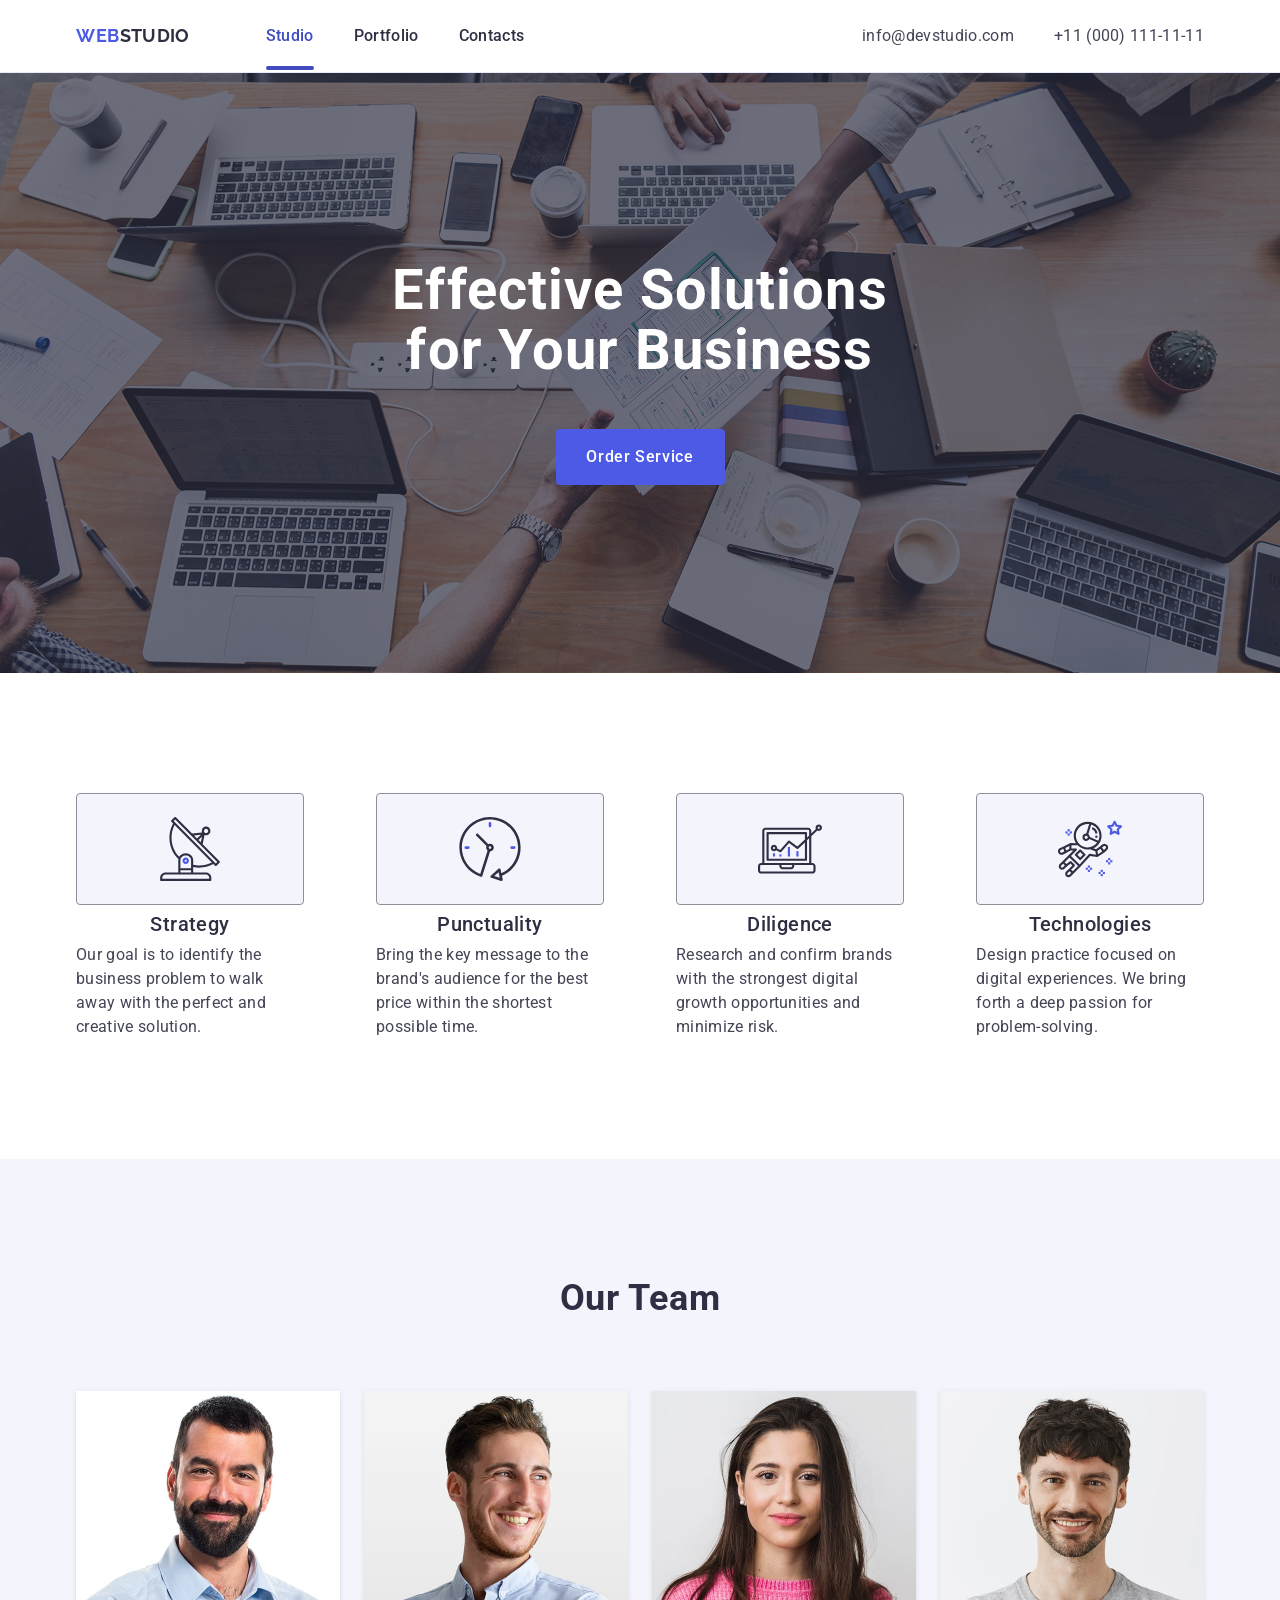
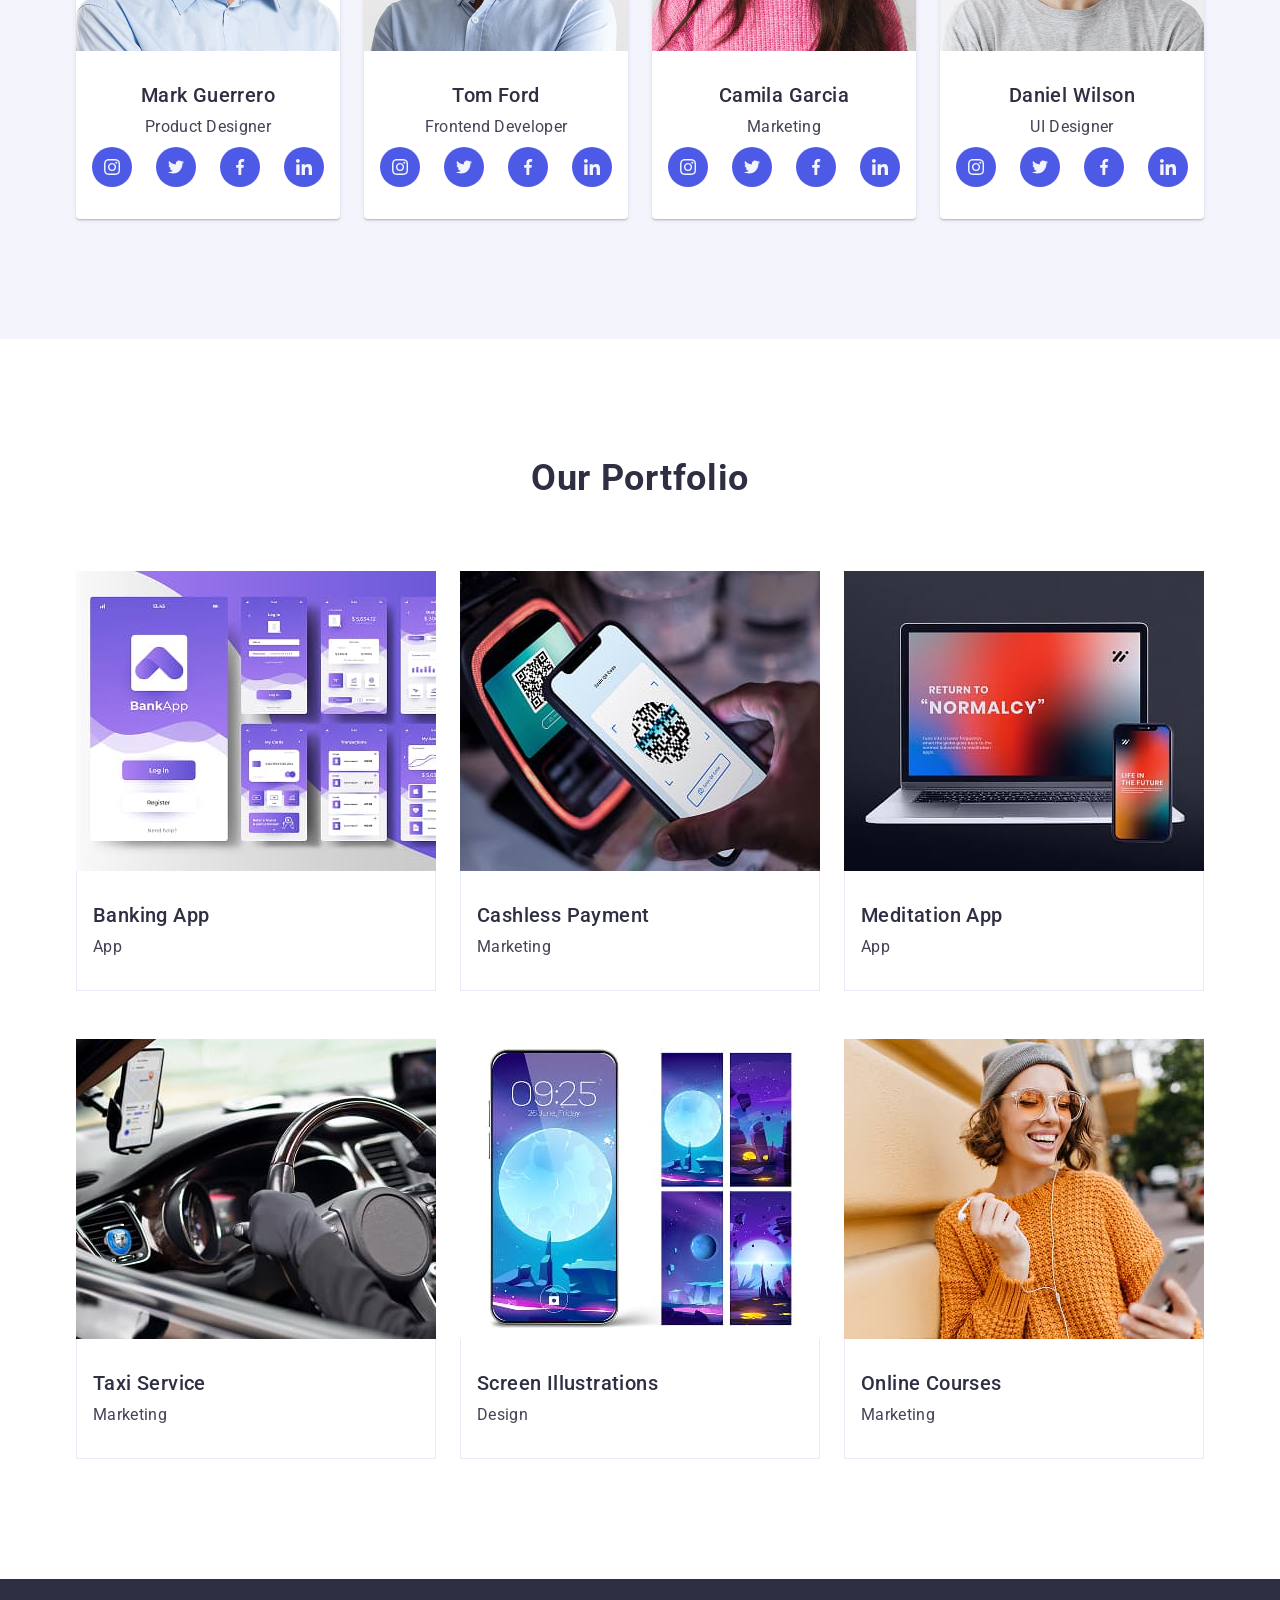
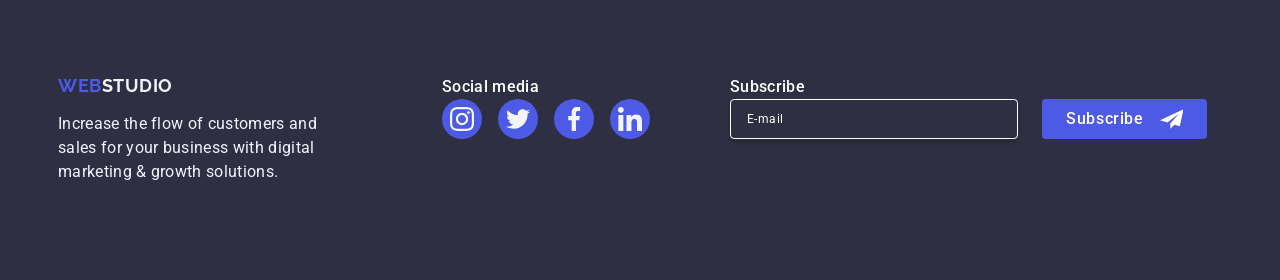
<file: index.html>
<!DOCTYPE html>
<html lang="en">
<head>
    <meta charset="UTF-8">
    <meta name="viewport" content="width=device-width, initial-scale=1.0">
    <meta name="viewport" content="width=device-width, initial-scale=1.0" />
    <title>WebStudio</title>
<link rel="preconnect" href="https://fonts.googleapis.com">
<link rel="preconnect" href="https://fonts.gstatic.com" crossorigin>
<link href="https://fonts.googleapis.com/css2?family=Raleway:wght@700&family=Roboto:wght@100..900&display=swap"
    rel="stylesheet">
<link rel="stylesheet" href="https://cdnjs.cloudflare.com/ajax/libs/modern-normalize/3.0.1/modern-normalize.min.css"
    integrity="sha512-q6WgHqiHlKyOqslT/lgBgodhd03Wp4BEqKeW6nNtlOY4quzyG3VoQKFrieaCeSnuVseNKRGpGeDU3qPmabCANg=="
    crossorigin="anonymous" referrerpolicy="no-referrer" />
    <link rel="stylesheet" href="./css/styles.css">
</head>
<body>
    
    
        <header class="header">
            <div class="container">
        <nav class="header-navigation">
            <a class="header-logo" href="./index.html">Web<span class="logo-header-studio">Studio</span></a>
            <ul class="header-links">
                <li>
                    <a class="header-link-studio current" href="./index.html">Studio</a>
                </li>
                <li>
                    <a class="header-link-studio" href="">Portfolio</a>
                </li>
                <li>
                    <a class="header-link-studio" href="">Contacts</a>
                </li>
            </ul>
        </nav>
        <address >
        <ul class="contacts">
            <li>
                <a class="contacts-lits" href="mailto:info@devstudio.com">info@devstudio.com</a>
            </li>
            <li>
                <a class="contacts-lits" href="tel:+110001111111">+11 (000) 111-11-11</a>
            </li>
        </ul>
        </address>
        <button 
        class="menu-open-btn" 
        type="button" data-menu-open>
            <svg class="mob-menu-open-icon" width="24" height="24">
            <use href="./images/icons.svg#icon-Group"/>
            </svg>
        </button>
        </div>
        <div class="mob-menu" data-menu>
            <button class="mob-menu-close-btn" type="button" data-menu-close>
                <svg class="close-icon" width="8" height="8">
                    <use href="./images/icons.svg#icon-close"></use>
                </svg>
                </button>
                <div class="mob-menu-top">
                <nav class="mob-menu-nav">
                <ul class="mob-menu-links">
                    <li class="mob-menu-links-item">
                        <a class="mob-menu-link-studio active" href="./index.html">Studio</a>
                    </li>
                    <li class="mob-menu-links-item">
                        <a class="mob-menu-link-studio" href="">Portfolio</a>
                    </li>
                    <li class="mob-menu-links-item">
                        <a class="mob-menu-link-studio" href="">Contacts</a>
                    </li>
                </ul>
                </nav>
                </div>
                <div class="mob-menu-bottom">
                <ul class="mob-menu-contacts">
                    <li class="mob-menu-contact-item">
                        <a class="mob-contacts-lits active" href="mailto:info@devstudio.com">info@devstudio.com</a>
                    </li>
                    <li class="mob-menu-contact-item">
                        <a class="mob-contacts-lits" href="tel:+110001111111">+11 (000) 111-11-11</a>
                    </li>
                    </ul>
                    <ul class="mob-social-media-list">
                        <li class="mob-social-media-icons">
                            <a class="mob-social-icon-link" href="">
                                <svg class="mob-team-icon" width="24" height="24">
                                    <use href="./images/icons.svg#instagram"></use>
                                </svg>
                            </a>
                        </li>
                        <li class="mob-social-media-icons">
                            <a class="mob-social-icon-link" href="">
                                <svg class="mob-team-icon" width="24" height="24">
                                    <use href="./images/icons.svg#twitter"></use>
                                </svg>
                            </a>
                        </li>
                        <li class="mob-social-media-icons">
                            <a class="mob-social-icon-link" href="">
                                <svg class="mob-team-icon" width="24" height="24">
                                    <use href="./images/icons.svg#facebook"></use>
                                </svg>
                            </a>
                        </li>
                        <li class="mob-social-media-icons">
                            <a class="mob-social-icon-link" href="">
                                <svg class="mob-team-icon" width="24" height="24">
                                    <use href="./images/icons.svg#linkedin"></use>
                                </svg>
                            </a>
                        </li>
                    </ul>
                    </div>
        </div>
    </header>
    <main>


        <section class="section hero">
            <div class="container">
            <h1 class="hero-title">Effective Solutions
            for Your Business</h1>
            <button class="hero-button" type="button" data-modal-open>Order Service</button>
            </div>
        </section>
        

        <section class="section philosophy">
            <div class="container">
            <h2 class="visually-hidden">Our philosophy</h2>
                    <ul class="philosophy-list">
                <li class="philosophy-column">
                    <div class="philosophy-icons">
                            <svg class="philosophy-icon" width="64" height="64">
                            <use href="./images/icons.svg#icon-antenna" ></use></svg></div>
                    <h3 class="philosophy-subtitle">Strategy</h3>
                    <p class="philosophy-text">Our goal is to identify the business
                    problem to walk away with the perfect and creative solution.</p>
                </li>
                <li class="philosophy-column">
                        <div class="philosophy-icons">
                            <svg class="philosophy-icon" width="64" height="64">
                            <use href="./images/icons.svg#icon-clock"></use>
                            </svg>
                        </div>
                    <h3 class="philosophy-subtitle">Punctuality</h3>
                    <p class="philosophy-text">Bring the key message to the brand's audience for the best price within the shortest possible time.</p>
                </li>
                <li class="philosophy-column">
                            <div class="philosophy-icons">
                                <svg class="philosophy-icon" width="64" height="64">
                                    <use href="./images/icons.svg#icon-diagram" ></use>
                                </svg>
                            </div>
                        <h3 class="philosophy-subtitle">Diligence</h3>
                    <p class="philosophy-text">Research and confirm brands with the strongest digital growth opportunities and minimize risk.</p>
                </li>
                <li class="philosophy-column">
                            <div class="philosophy-icons">
                                <svg class="philosophy-icon" width="64" height="64">
                                    <use href="./images/icons.svg#icon-astronaut" ></use>
                                </svg>
                            </div>
                        <h3 class="philosophy-subtitle">Technologies</h3>
                    <p class="philosophy-text">Design practice focused on digital experiences. We bring forth a deep passion for problem-solving.</p>
                </li>
            </ul>
            </div>
        </section>
        
        <section class="section team">
            <div class="container">
            <h2 class="team-title">Our Team</h2>
            <ul class="team-list">
            <li class="team-photo">
            <img class="photo" 
            srcset="./images/1_img.jpg 1x, 
            ./images/1_img_2x.jpg 2x"
            src="./images/1_img.jpg" width="264" height="260" alt="Photo Mark Guerrero">
                <div class="team-name">
                <h3 class="team-subtitle">Mark Guerrero</h3>
                <p class="team-text">Product Designer</p>
                        <ul class="social-media-list">
                            <li class="social-media-icons">
                                <a class="social-icon-link" href="">
                            <svg class="team-icon" width="16" height="16">
                            <use href="./images/icons.svg#instagram"></use></svg>
                                </a>
                            </li>
                        <li class="social-media-icons">
                            <a class="social-icon-link" href="">
                            <svg class="team-icon" width="16" height="16">
                            <use href="./images/icons.svg#twitter"></use></svg>
                            </a>
                        </li>
                        <li class="social-media-icons">
                            <a class="social-icon-link" href="">
                            <svg class="team-icon" width="16" height="16">
                            <use href="./images/icons.svg#facebook" ></use></svg>
                            </a>
                        </li>
                        <li class="social-media-icons">
                            <a class="social-icon-link" href="">
                            <svg class="team-icon" width="16" height="16">
                            <use href="./images/icons.svg#linkedin"></use></svg>
                            </a>
                        </li>
                        </ul>
                        </div>
                </li>
                <li class="team-photo">
                    <img class="photo" 
                    srcset="./images/2_img.jpg 1x, 
                    ./images/2_img_2x.jpg 2x"
                    src="./images/2_img.jpg" width="264" height="260" alt="Photo Tom Ford">
                    <div class="team-name">
                    <h3 class="team-subtitle">Tom Ford</h3>
                    <p class="team-text">Frontend Developer</p>
                            <ul class="social-media-list">
                            <li class="social-media-icons">
                                <a class="social-icon-link" href="">
                                <svg class="team-icon" width="16" height="16">
                                <use href="./images/icons.svg#instagram"></use></svg>
                                </a>
                            </li>
                            <li class="social-media-icons">
                                <a class="social-icon-link" href="">
                                <svg class="team-icon" width="16" height="16">
                                <use href="./images/icons.svg#twitter"></use></svg>
                                </a>
                            </li>
                            <li class="social-media-icons">
                                <a class="social-icon-link" href="">
                                <svg class="team-icon" width="16" height="16">
                                <use href="./images/icons.svg#facebook"></use></svg>
                                </a>
                            </li>
                            <li class="social-media-icons">
                                <a class="social-icon-link" href="">
                                <svg class="team-icon" width="16" height="16">
                                <use href="./images/icons.svg#linkedin"></use></svg>
                                </a>
                            </li>
                        </ul>
                    </div>
                </li>
                <li class="team-photo">
                    <img class="photo"
                    srcset="./images/3_img.jpg 1x, 
                    ./images/3_img_2x.jpg 2x" 
                    src="./images/3_img.jpg" width="264" height="260" alt="Photo Camila Garcia">
                    <div class="team-name">
                    <h3 class="team-subtitle">Camila Garcia</h3>
                    <p class="team-text">Marketing</p>
                        <ul class="social-media-list">
                            <li class="social-media-icons">
                                <a class="social-icon-link" href="">
                                <svg class="team-icon"  width="16" height="16">
                                <use href="./images/icons.svg#instagram"></use></svg>
                                </a>
                            </li>
                            <li class="social-media-icons">
                                <a class="social-icon-link" href="">
                                <svg class="team-icon" width="16" height="16">
                                <use href="./images/icons.svg#twitter"></use></svg>
                                </a>
                            </li>
                            <li class="social-media-icons">
                                <a class="social-icon-link" href="">
                                <svg class="team-icon" width="16" height="16">
                                <use href="./images/icons.svg#facebook"></use></svg>
                                </a>
                            </li>
                            <li class="social-media-icons">
                                <a class="social-icon-link" href="">
                                <svg class="team-icon" width="16" height="16">
                                <use href="./images/icons.svg#linkedin"></use></svg>
                                </a>
                            </li>
                        </ul>
                    </div>
                </li>
                <li class="team-photo">
                    <img class="photo"
                    srcset="./images/4_img.jpg 1x, 
                    ./images/4_img_2x.jpg 2x" 
                    src="./images/4_img.jpg" width="264" height="260" alt="Photo Daniel Wilson">
                    <div class="team-name">
                    <h3 class="team-subtitle">Daniel Wilson</h3>
                    <p class="team-text">UI Designer</p>
                            <ul class="social-media-list">
                            <li class="social-media-icons">
                                <a class="social-icon-link" href="">
                                <svg class="team-icon" width="16" height="16">
                                <use href="./images/icons.svg#instagram"></use></svg>
                                </a>
                            </li>
                            <li class="social-media-icons">
                                <a class="social-icon-link" href="">
                                <svg class="team-icon" width="16" height="16">
                                <use href="./images/icons.svg#twitter"></use></svg>
                                </a>
                            </li>
                            <li class="social-media-icons">
                                <a class="social-icon-link" href="">
                                <svg class="team-icon" width="16" height="16">
                                <use href="./images/icons.svg#facebook"></use></svg>
                                </a>
                            </li>
                            <li class="social-media-icons">
                                <a class="social-icon-link" href="">
                            <svg class="team-icon" width="16" height="16">
                            <use href="./images/icons.svg#linkedin"></use></svg>
                            </a>
                            </li>
                            </ul>
                        </div>
                </li>
            </ul>
            </div>
        </section>

        
        <section class="section portfolio">
            <div class="container">
            <h2 class="portfolio-title">Our Portfolio</h2>
            <ul class="portfolio-list">
                <li class="portfolio-item">
                    <div class="box">
                    <picture>
                        <source 
                        srcset="./images/img_portfolio_1.jpg 1x, ./images/img_portfolio_1_2x.jpg 2x"
                        media="(min-width: 1158px)"/>
                        <source srcset="./images/img_portfolio_1_tab.jpg 1x, ./images/img_portfolio_1_tab_2x.jpg 2x" 
                        media="(min-width: 768px)" />
                        <source srcset="./images/img_portfolio_1_mob.jpg 1x, ./images/img_portfolio_1_mob_2x.jpg 2x"
                        media="(max-width: 768px)" />
                        <img src="./images/img_portfolio_1.jpg" alt="App windows">
                    </picture>
                    <p class="overlay-text">14 Stylish and User-Friendly App Design Concepts · Task Manager App · Calorie Tracker App ·
                        Exotic Fruit Ecommerce App ·
                        Cloud Storage App</p>
                </div>
                    <div class="portfolio-name">
                    <h3 class="portfolio-subtitle">Banking App</h3>
                    <p class="portfolio-text">App</p>
                    </div>
                </li>
                <li class="portfolio-item">
                    <div class="box">
                        <picture>
                            <source srcset="./images/img_portfolio_2.jpg 1x, ./images/img_portfolio_2_2x.jpg 2x" media="(min-width: 1158px)" />
                            <source srcset="./images/img_portfolio_2_tab.jpg 1x, ./images/img_portfolio_2_tab_2x.jpg 2x"
                                media="(min-width: 768px)" />
                            <source srcset="./images/img_portfolio_2_mob.jpg 1x, ./images/img_portfolio_2_mob_2x.jpg 2x"
                                media="(max-width: 768px)" />
                            <img src="./images/img_portfolio_2.jpg" alt="Reading QR code">
                        </picture>
                        <p class="overlay-text">14 Stylish and User-Friendly App Design Concepts · Task Manager App · Calorie Tracker App ·
                            Exotic Fruit Ecommerce App ·
                            Cloud Storage App</p>
                    </div>
                    <div class="portfolio-name">
                    <h3 class="portfolio-subtitle">Cashless Payment</h3>
                    <p class="portfolio-text">Marketing</p>
                    </div>
                </li>
                <li class="portfolio-item">
                    <div class="box">
                        <picture>
                            <source srcset="./images/img_portfolio_3.jpg 1x, ./images/img_portfolio_3_2x.jpg 2x" media="(min-width: 1158px)" />
                            <source srcset="./images/img_portfolio_3_tab.jpg 1x, ./images/img_portfolio_3_tab_2x.jpg 2x"
                                media="(min-width: 768px)" />
                            <source srcset="./images/img_portfolio_3_mob.jpg 1x, ./images/img_portfolio_3_mob_2x.jpg 2x"
                                media="(max-width: 768px)" />
                            <img src="./images/img_portfolio_3.jpg" alt="Laptop and phone photo">
                        </picture>
                        <p class="overlay-text">14 Stylish and User-Friendly App Design Concepts · Task Manager App · Calorie Tracker
                            App ·
                            Exotic Fruit Ecommerce App ·
                            Cloud Storage App</p>
                    </div>
                        <div class="portfolio-name">
                    <h3 class="portfolio-subtitle">Meditation App</h3>
                    <p class="portfolio-text">App</p>
                    </div>
                </li>
                <li class="portfolio-item">
                    <div class="box">
                        <picture>
                            <source srcset="./images/img_portfolio_4.jpg 1x, ./images/img_portfolio_4_2x.jpg 2x" media="(min-width: 1158px)" />
                            <source srcset="./images/img_portfolio_4_tab.jpg 1x, ./images/img_portfolio_4_tab_2x.jpg 2x"
                                media="(min-width: 768px)" />
                            <source srcset="./images/img_portfolio_4_mob.jpg 1x, ./images/img_portfolio_4_mob_2x.jpg 2x"
                                media="(max-width: 768px)" />
                            <img src="./images/img_portfolio_4.jpg" alt="Driving car">
                        </picture>
                    <p class="overlay-text">14 Stylish and User-Friendly App Design Concepts · Task Manager App · Calorie Tracker
                        App ·
                        Exotic Fruit Ecommerce App ·
                        Cloud Storage App</p>
                    </div>
                    <div class="portfolio-name">
                    <h3 class="portfolio-subtitle">Taxi Service</h3>
                    <p class="portfolio-text">Marketing</p>
                    </div>
                </li>
                <li class="portfolio-item">
                    <div class="box">
                        <picture>
                            <source srcset="./images/img_portfolio_5.jpg 1x, ./images/img_portfolio_5_2x.jpg 2x" media="(min-width: 1158px)" />
                            <source srcset="./images/img_portfolio_5_tab.jpg 1x, ./images/img_portfolio_5_tab_2x.jpg 2x"
                                media="(min-width: 768px)" />
                            <source srcset="./images/img_portfolio_5_mob.jpg 1x, ./images/img_portfolio_5_mob_2x.jpg 2x"
                                media="(max-width: 768px)" />
                            <img src="./images/img_portfolio_5.jpg" alt="Mobile phone screens">
                        </picture>
                    <p class="overlay-text">14 Stylish and User-Friendly App Design Concepts · Task Manager App · Calorie Tracker
                        App ·
                        Exotic Fruit Ecommerce App ·
                        Cloud Storage App</p>
                    </div>
                    <div class="portfolio-name">
                    <h3 class="portfolio-subtitle">Screen Illustrations</h3>
                    <p class="portfolio-text">Design</p>
                    </div>
                </li>
                <li class="portfolio-item">
                    <div class="box">
                        <picture>
                            <source srcset="./images/img_portfolio_6.jpg 1x, ./images/img_portfolio_6_2x.jpg 2x" media="(min-width: 1158px)" />
                            <source srcset="./images/img_portfolio_6_tab.jpg 1x, ./images/img_portfolio_6_tab_2x.jpg 2x"
                                media="(min-width: 768px)" />
                            <source srcset="./images/img_portfolio_6_mob.jpg 1x, ./images/img_portfolio_6_mob_2x.jpg 2x"
                                media="(max-width: 768px)" />
                            <img src="./images/img_portfolio_6.jpg" alt="Girl in glasses">
                        </picture>
                    <p class="overlay-text">14 Stylish and User-Friendly App Design Concepts · Task Manager App · Calorie Tracker
                        App ·
                        Exotic Fruit Ecommerce App ·
                        Cloud Storage App</p>
                    </div>
                    <div class="portfolio-name">
                    <h3 class="portfolio-subtitle">Online Courses</h3>
                    <p class="portfolio-text">Marketing</p>
                    </div>
                </li>
            </ul>
            </div>
        </section>
    </main>

    <footer class="footer">
        <div class="container">
            <div class="footer-box">
        <a class="footer-logo" href="./index.html">Web<span class="logo-studio">Studio</span></a>
        <p class="footer-text">Increase the flow of customers and sales for your business with digital marketing & growth solutions.</p>
        </div>
        <div class="social-media-block" >
            <p class="social-media-title">Social media</p>
            <ul class="social-media-list">
                <li class="social-media-icons">
                    <a class="social-icon-link" href="">
                <svg class="team-icon" width="24" height="24">
                    <use href="./images/icons.svg#instagram"></use></svg>
                    </a>
                </li>
                <li class="social-media-icons">
                    <a class="social-icon-link" href="">
                <svg class="team-icon" width="24" height="24">
                    <use href="./images/icons.svg#twitter"></use></svg>
                </a>
                </li>
                <li class="social-media-icons">
                    <a class="social-icon-link" href="">
                <svg class="team-icon" width="24" height="24">
                    <use href="./images/icons.svg#facebook"></use></svg>
                    </a>
                </li>
                <li class="social-media-icons">
                    <a class="social-icon-link" href="">
                <svg class="team-icon" width="24" height="24">
                    <use href="./images/icons.svg#linkedin"></use></svg>
                    </a>
                </li>
            </ul>
        </div>
        <div class="subscribe">
            <p class="subscribe-text">Subscribe</p>
            <form class="subscribe-form" action="form" name="subscribe_form">
                <label class="subscribe-label" for="subscribe">
                <input class="subscribe-input" type="email" name="subscribe" placeholder="E-mail" id="subscribe">
                </label>
                <button class="subscribe-btn" type="submit">Subscribe
                    <svg class="icon-send" width="24" height="24">
                    <use href="./images/icons.svg#icon-icon-send"></use>
                    </svg>
                </button>
            </form>
        </div>
    </div>
    </footer>


    <div class="modal-overlay" data-modal>
    <div class="modal">
        <button class="modal-close-btn" type="button" data-modal-close>
            <svg class="close-icon" width="8" height="8">
            <use href="./images/icons.svg#icon-close"></use></svg>
        </button>
        <p class="modal-titel">Leave your contacts and we will call you back</p>
        <form class="modal-form">
            <div class="modal-input-field">
                <label class="label-name" for="user-name">Name</label>
                <div class="modal-field">
                    <input class="modal-input" type="text" name="user-name" id="user-name"/>
                    <svg class="input-icon" width="18" height="24">
                    <use href="./images/icons.svg#icon-person"></use></svg>
                </div>
            </div>
            <div class="modal-input-field">
            <label class="label-name" for="user_phone">Phone</label>
                <div class="modal-field">
                    <input class="modal-input" type="text" name="user_phone" id="user_phone"/>
                    <svg class="input-icon" width="18" height="24">
                    <use href="./images/icons.svg#icon-phon"></use></svg>
                </div>
            </div>
            <div class="modal-input-field">
            <label class="label-name" for="user_email">Email</label>
                <div class="modal-field">
                    <input class="modal-input" type="text" name="user_email" id="user_email"/>
                    <svg class="input-icon" width="18" height="24">
                    <use href="./images/icons.svg#icon-email"></use></svg>
                </div>
            </div>
            <div class="modal-input-textarea">
            <label class="label-name" for="user-comment">Comment</label>
            <textarea class="modal-textarea" name="user-comment" id="user-comment" placeholder="Text input"></textarea>
            </div>
            <div class="modal-checkbox">
                <input class="checkbox visually-hidden" type="checkbox" value="true" name="user-privacy" id="user-privacy"/>
                <label class="policy-text" for="user-privacy">
                    <span class="input-check">
                        <svg class="check-vector" width="10" height="8"><use href="./images/icons.svg#icon-Vector"></use></svg>
                    </span>&nbsp; I accept the terms and conditions of the &nbsp;<a class="policy-link"  href="">Privacy Policy </a></label>
                    </div>
            <button class="form-btn" type="submit">Send</button>
        </form>
    </div>
    </div>

<script src="./js/modal.js"></script>
<script src="./js/mob-menu.js"></script>
</body>
</html>
</file>
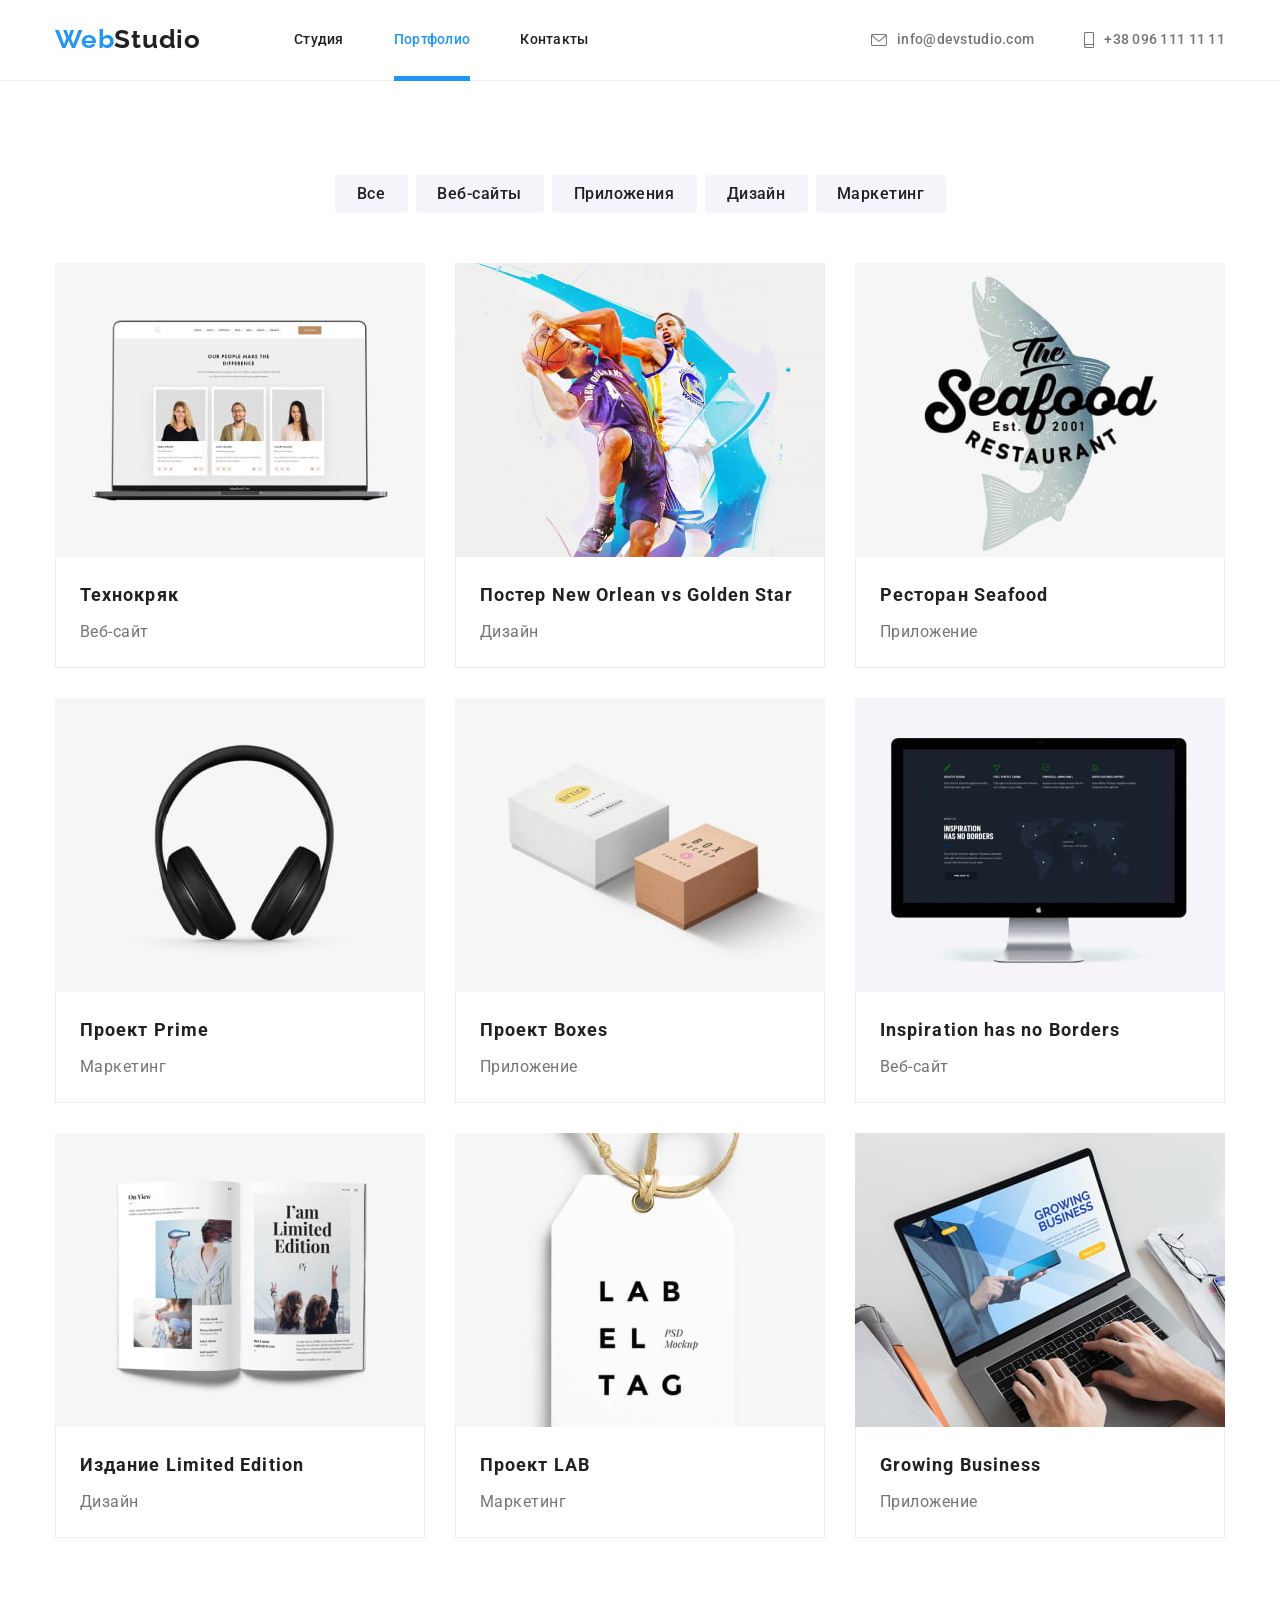
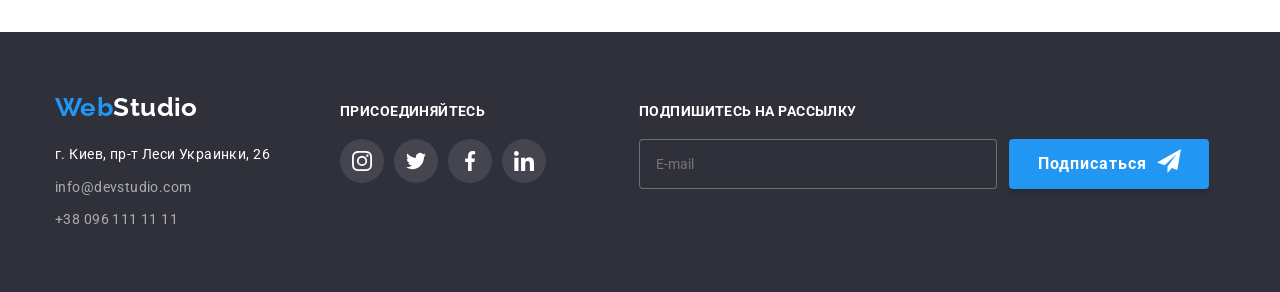
<file: portfolio.html>
<!DOCTYPE html> 
<html lang="ru">
<head>
    <meta charset="UTF-8">
    <link rel="preconnect" href="https://fonts.googleapis.com">
    <link rel="preconnect" href="https://fonts.gstatic.com" crossorigin>
    <link href="https://fonts.googleapis.com/css2?family=Raleway:wght@700&family=Roboto:wght@400;500;700;900&display=swap" rel="stylesheet">
    <link rel="stylesheet" href="https://cdnjs.cloudflare.com/ajax/libs/modern-normalize/1.1.0/modern-normalize.min.css">
    <link rel="stylesheet" href="./CSS/styles.css">
    <title>WebStudio</title>
</head>
<body>
<!--Шапка страницы-->
<header class="header">
    <div class="container">
    <!--Навигация-->
    <nav class="nav">
        <a class="nav__logo" href="WebStudio" lang="en">Web<span class="nav__logo--style">Studio</span></a>
        <ul class="nav__list">
          <li class="nav__item"><a class="nav__link" href="./index.html">Студия</a></li>
          <li class="nav__item"><a class="nav__link nav__link--current" href="">Портфолио</a></li>
          <li class="nav__item" ><a class="nav__link" href="">Контакты</a></li>
        </ul>
    <!--Контакты-->
    <ul class="contact">
        <li class="contact__item">
                <a class="email" href="mailto:info@devstudio.com">
                <svg class="email__icon" width="16px"  height="12px">
                <use href="./images/symbol-defs.svg#envelope"></use>
                </svg>info@devstudio.com
                </a>
        </li>
        <li class="contact__item">
                <a class="tel" href="tel:+380961111111">
                <svg class="tel__icon" width="10px"  height="16px"><use href="./images/symbol-defs.svg#smartphone"></use>
                </svg>+38 096 111 11 11
                </a>
        </li>
    </ul>
    </nav>
    </div>
</header>
    <!--Cекция-Фильтры и проэкты-->
    <main>
    <section class="section">
        <div class="container">
    <h1 hidden>Filters and projects</h1>
    <ul class="filters-list">
        <li  class="filter-item">
            <button class="filter all" type="button">Все</button>
        </li>
        <li class="filter-item">
            <button class="filter web" type="button">Веб-сайты</button>
        </li>
        <li class="filter-item">
            <button class="filter app" type="button">Приложения</button>
        </li>
        <li class="filter-item">
            <button class="filter design" type="button">Дизайн</button>
        </li>
        <li class="filter-item">
            <button class="filter marketing" type="button">Маркетинг</button>
        </li>
    </ul>
        <ul class="portfolio-list">
            <li class="portfolio-item">
                    <a  class="portfolio-link" href="">
                    <div class="portfolio-thumb">
                        <div class="portfolio-overlay">
                            <p class="posrtfolio-text">Ресурс предлагает комплексные предложения с разным уровнем функционала и сервисов. Все это позволит посетителю получить исчерпывающие сведения о компании или частном лице</p>
                        </div>
                            <img class="portflio-img" src="./images/img7.jpg" alt="Laptop with open web page">
                 </div>
                <div class="portfolio-block-titels">
                <h2 class="portfolio-titel">Технокряк</h2>
                <p class="portfolio-subtitel">Веб-сайт</p>
                </div>
                </a>
            </li>
            <li class="portfolio-item">
                    <a class="portfolio-link" href="">
                    <div class="portfolio-thumb">
                        <div class="portfolio-overlay">
                    <p class="posrtfolio-text">Ресурс предлагает комплексные предложения с разным уровнем функционала и сервисов. Все это позволит посетителю получить исчерпывающие сведения о компании или частном лице</p>
                        </div>
                    <img class="portflio-img" src="./images/img8.jpg" alt="Basketball players">
            </div>
                <div class="portfolio-block-titels">
                <h2 class="portfolio-titel">Постер New Orlean vs Golden Star</h2>
                <p class="portfolio-subtitel">Дизайн</p>
            </div>
                </a>
            </li>
            <li class="portfolio-item">
                    <a class="portfolio-link" href="">
                    <div class="portfolio-thumb">
                        <div class="portfolio-overlay">
                    <p class="posrtfolio-text">Ресурс предлагает комплексные предложения с разным уровнем функционала и сервисов. Все это позволит посетителю получить исчерпывающие сведения о компании или частном лице</p>
                        </div>
                    <img class="portflio-img" src="./images/img9.jpg" alt="Restaurante poster">
            </div>
                <div class="portfolio-block-titels">
                <h2 class="portfolio-titel">Ресторан Seafood</h2>
                <p class="portfolio-subtitel">Приложение</p>
            </div>
                </a>
            </li>
            <li class="portfolio-item">
                    <a class="portfolio-link" href="">
                    <div class="portfolio-thumb">
                        <div class="portfolio-overlay">
                    <p class="posrtfolio-text">Ресурс предлагает комплексные предложения с разным уровнем функционала и сервисов. Все это позволит посетителю получить исчерпывающие сведения о компании или частном лице</p>
                        </div>
                    <img class="portflio-img" src="./images/img10.jpg" alt="Earphones">
            </div>
                <div class="portfolio-block-titels">
                <h2 class="portfolio-titel">Проект Prime</h2>
                <p class="portfolio-subtitel">Маркетинг</p>
            </div>
                </a>
            </li>
            <li class="portfolio-item">
                    <a class="portfolio-link" href="">
                    <div class="portfolio-thumb">
                        <div class="portfolio-overlay">
                    <p class="posrtfolio-text">Ресурс предлагает комплексные предложения с разным уровнем функционала и сервисов. Все это позволит посетителю получить исчерпывающие сведения о компании или частном лице</p>
                        </div>
                    <img class="portflio-img" src="./images/img11.jpg" alt="Boxes">
                </div>  
                <div class="portfolio-block-titels">
                <h2 class="portfolio-titel">Проект Boxes</h2>
                <p class="portfolio-subtitel">Приложение</p>
            </div>
                </a>
            </li>
            <li class="portfolio-item">
                    <a class="portfolio-link" href="">
                    <div class="portfolio-thumb">
                        <div class="portfolio-overlay">
                    <p class="posrtfolio-text">Ресурс предлагает комплексные предложения с разным уровнем функционала и сервисов. Все это позволит посетителю получить исчерпывающие сведения о компании или частном лице</p>
                        </div>
                    <img class="portflio-img" src="./images/img12.jpg" alt="PC monitor">
                </div>
                <div class="portfolio-block-titels">
                <h2 class="portfolio-titel">Inspiration has no Borders</h2>
                <p class="portfolio-subtitel">Веб-сайт</p>
            </div>
                </a>
            </li>
            <li class="portfolio-item">
                    <a class="portfolio-link" href="">
                    <div class="portfolio-thumb">
                        <div class="portfolio-overlay">
                    <p class="posrtfolio-text">Ресурс предлагает комплексные предложения с разным уровнем функционала и сервисов. Все это позволит посетителю получить исчерпывающие сведения о компании или частном лице</p>
                        </div>
                    <img class="portflio-img" src="./images/img13.jpg" alt="Magazine pages">
            </div>
                <div class="portfolio-block-titels">
                <h2 class="portfolio-titel">Издание Limited Edition</h2>
                <p class="portfolio-subtitel">Дизайн</p>
            </div>
                </a>
            </li>
            <li class="portfolio-item">
                    <a class="portfolio-link" href="">
                    <div class="portfolio-thumb">
                        <div class="portfolio-overlay">
                    <p class="posrtfolio-text">Ресурс предлагает комплексные предложения с разным уровнем функционала и сервисов. Все это позволит посетителю получить исчерпывающие сведения о компании или частном лице</p>
                        </div>
                    <img class="portflio-img" src="./images/img14.jpg" alt="Label tag">
                </div>        
                <div class="portfolio-block-titels">
                <h2 class="portfolio-titel">Проект LAB</h2>
                <p class="portfolio-subtitel">Маркетинг</p>
            </div>
                </a>
            </li>
            <li class="portfolio-item">
                    <a class="portfolio-link" href="">
                    <div class="portfolio-thumb">
                        <div class="portfolio-overlay">
                    <p class="posrtfolio-text">Ресурс предлагает комплексные предложения с разным уровнем функционала и сервисов. Все это позволит посетителю получить исчерпывающие сведения о компании или частном лице</p>
                        </div>
                    <img class="portflio-img" src="./images/img15.jpg" alt="Work on laptop">
            </div>
                <div class="portfolio-block-titels">
                <h2 class="portfolio-titel">Growing Business</h2>
                <p class="portfolio-subtitel">Приложение</p>
            </div>
                </a>
            </li>
        </ul>
    </div>
    </section>
</main>
    <!--Footer-->
    <footer class="footer">
        <div class="container">
        <div class="footer-main">
        <a class="footer-logo" href="WebStudio" lang="en">Web<span class="style">Studio</span></a>
        <address class="footer-address">
        <ul class="address-list">
            <li class="address-item">
                <a class="address" href="https://www.google.com.ua/maps/place/Lesi+Ukrainky+Blvd,+26,+Kyiv,+02000/@50.4265807,30.5361971,17z/data=!3m1!4b1!4m5!3m4!1s0x40d4cf0e033ecbe9:0x57a4dffefec77da0!8m2!3d50.4265807!4d30.5383859?hl=en" target="_blank" rel="noreferrer noopener">г. Киев, пр-т Леси Украинки, 26</a>
            </li>
            <li class="address-item">
                <a class="footer-email" href="mailto:info@devstudio.com">info@devstudio.com</a>
            </li>
            <li class="address-item">
                <a class="footer-tel" href="tel:+380961111111">+38 096 111 11 11</a>
            </li>
        </ul>
        </address>
        </div>
        <div class="social-links">
            <h2 class="social-links-titel">присоединяйтесь</h2>
                  <ul class="social-links-list">
            <li class="social-link-icon">
                <a class="links-icon instagram" href="">
                <svg class="svg-icon"  width="20px" height="20px"><use href="images/symbol-defs.svg#instagram"></use> </svg>
                </a>
            </li>
            <li class="social-link-icon">
                <a class="links-icon" href="">
                <svg class="svg-icon"  width="20px" height="20px"><use href="images/symbol-defs.svg#twitter"></use> </svg>
                </a>
            </li>
            <li class="social-link-icon">
                <a class="links-icon" href="">
                <svg class="svg-icon" width="20px" height="20px"><use href="images/symbol-defs.svg#facebook"></use> </svg>
                </a>
            </li>
            <li class="social-link-icon">
                <a class="links-icon" href="">
                <svg class="svg-icon" width="20px" height="20px"><use href="images/symbol-defs.svg#linkedin"></use> </svg>
                </a>
            </li>
            </ul>
        </div>
        <div class="subscribe">
            <h2 class="subscribe-titel">Подпишитесь на рассылку</h2>
            <form class="subscribe-form">
                <input class="subscribe-email" type="email" name="user-email" placeholder="E-mail" id="email" /> 
                <button class="subscribe-button" type="submit">Подписаться
                    <svg class="subscribe-icon"><use href="./images/symbol-defs (2).svg#icon-send"></use> </svg>
                    </button>
            </form>
        </div>
    </div>
    </footer>
    </body>
    </html>
</file>
<file: css/styles.css>
h1,h2,h3,h4,h5,h6,
p,ul {
    margin-top: 0;
    margin-bottom: 0;
}
body {
    font-family: "Roboto", sans-serif;
    font-size:  16px;
    line-height: 1.5;
    letter-spacing: 2%;
    color: #434455;
    background-color: #FFFFFF;
}

ul{
    list-style: none;
    color: #434455;
    padding-left: 0;
}
a {
    text-decoration: none;
    color: #434455;
}
a:hover,
a:focus {
    color: #404bbf;
}
button:hover,
button:focus {
    cursor: pointer;
    color: #FFFFFF;
    font-weight: 500;  
    background-color: #404BBF;
}
h2 {
    font-size: 36;
    font-weight: 700;
    line-height: 1.11;
}
h3 {
    font-size: 20px;
    letter-spacing: 0.02em;
    font-weight: 500;
    line-height: 1.2;
    color: #2e2f42;
}
img {
    display: block;
    max-width: 100%;
}
.visually-hidden {
    position: absolute;
    width: 1px;
    height: 1px;
    margin: -1px;
    border: 0;
    padding: 0;
    white-space: nowrap;
    clip-path: inset(100%);
    clip: rect(0 0 0 0);
    overflow: hidden;
}

.container {
    width: 320px;
    padding: 0 16px;
    margin: 0 auto;
}

.header {
    min-width: 320px;
    padding-top: 16px;
    padding-bottom: 16px;
    border-bottom: 1px solid #E7E9FC;
    box-shadow:0px 2px 1px rgba(46, 47, 66, 0.08),
    0px 1px 1px rgba(46, 47, 66, 0.16),
    0px 1px 6px rgba(46, 47, 66, 0.08);
}

.header-logo {
    color: #4d5ae5;
    font-family: 'Raleway', sans-serif;
    font-size: 18px;
    line-height: 1.17;
    letter-spacing: 0.03em;
    font-weight: 700;
    text-transform: uppercase;
}
.logo-header-studio {
    color: #2e2f42;
    font-weight: 700;
    letter-spacing: 0.02em;
}
.header-links{
    display: flex;
    gap: 40px;
    line-height: 1.5;
    font-weight: 500;
    letter-spacing: 0.02em;
    align-items: center;
    display: none;
}
.header-link-studio {
    color: #2e2f42;
    padding: 24px 0;
}
.contacts{
    display: flex;
    gap: 40px;
    font-style: normal;
    justify-content: flex-end;
    align-items: baseline;
    padding-top: 24px;
    padding-bottom: 24px;
    display: none;
}
.contacts-lits{
    letter-spacing: 0.02em;
    transition: color 250ms cubic-bezier(0.4, 0, 0.2, 1);
}
.menu-open-btn{
    display: flex;
    align-items: center;
    justify-content: center;
    width: 24px;
    height: 24px;
    position: absolute;
    top: 16px;
    right: 16px;
    border: none;
    background-color: transparent;
    margin: 0;
    padding: 0;
}
.mob-menu {
    display: flex;
    flex-direction: column;
    justify-content: space-between;
    width: 100%;
    height: 100%;
    background-color: #FFFFFF;
    position: fixed;
    top:0;
    z-index: 100;
    padding-top: 72px;
    padding-left: 16px;
    padding-bottom: 40px;
    padding-right: 24px;
    opacity: 0;
    pointer-events: none;
    visibility: hidden;
    transition: opacity 250ms cubic-bezier(0.4, 0, 0.2, 1);
    visibility 250ms cubic-bezier(0.4, 0, 0.2, 1);
}
.mob-menu-close-btn {
    position: absolute;
    width: 24px;
    height: 24px;
    top: 24px;
    right: 24px;
    background-color: transparent;
    border: 1px solid rgba(0, 0, 0, 0.1);
    border-radius: 100%;
    display: flex;
    align-items: center;
    justify-content: center;
    padding: 0;
}
.close-icon {
    fill: #2E2F42;
}
.mob-menu-nav {
    font-weight: 700;
    font-size: 36px;
    line-height: 1.11;
    letter-spacing: 0.02em;
}
.mob-menu-links-item:not(:last-child) {
    margin-bottom: 40px;
}
.active {
    color: #4D5AE5;
}
.mob-menu-contacts {
    font-weight: 500;
    font-size: 20px;
    line-height: 1.2;
    letter-spacing: 0.02em;
    margin-bottom: 48px;
}
.mob-menu-contact-item:not(:last-child){
    margin-bottom: 24px;
}
.mob-social-media-list {
    display: flex;
    gap: 40px;
}
.mob-social-media-icons {
    width: 40px;
    height: 40px;
    background-color: #4D5AE5;
    *align-items: center;
    justify-content: center;
    border-radius: 50%;

}
.mob-social-icon-link {
    width: 100%;
    height: 100%;
    background-color: #4d5ae5;
    border-radius: 50%;
    display: flex;
    align-items: center;
    justify-content: center;
    fill:#E7E9FC
}
.mob-team-icon {
    align-items: center;
    justify-content: center;
}


.hero {
    max-width: 320px;
    margin: 0 auto;
    padding: 72px 0;
    background-color: #2E2F42;
    text-align: center;
    background-image: linear-gradient(to bottom, rgba(46, 47, 66, 0.7), rgba(46, 47, 66, 0.7)),
    url(../images/hero_pic_mob_1x.jpg);    
    background-size: cover;
    background-position: center;
    background-repeat: no-repeat;
}
@media screen and (min-resolution:2x){
    .hero{
        background-image: linear-gradient(to bottom, rgba(46, 47, 66, 0.7), 
        rgba(46, 47, 66, 0.7)),
        url(../images/hero_pic_mob_2x.jpg);
    }
}
.hero-title{
    font-size: 56px;
    font-weight: 700;
    line-height: 1.07;
    letter-spacing: 0.02em;
    color: #FFFFFF;
    max-width: 496px;
    margin: 0 auto;
    margin-bottom: 48px;
}
.hero-button{
    display: block;
    min-width: 169px;
    height: 56px;
    border: none;
    border-radius: 4px;
    cursor: pointer;
    font-family: "Roboto", sans-serif;
    font-weight: 500;
    font-size: 16px;
    line-height: 1.5;
    letter-spacing: 0.04em;
    background-color: #4d5ae5;
    color: #FFFFFF;
    margin: 0 auto;
    transition: background-color 250ms cubic-bezier(0.4, 0, 0.2, 1);
}
.philosophy{
    padding: 96px 0;
}
.philosophy-list {
    display: flex;
    flex-direction: column;
    gap: 72px;
}
.philosophy-subtitle{
    font-weight: 700;
    font-size: 36px;
    line-height: 1.11;
    letter-spacing: 0.02em;
    text-align: center;
    margin-bottom: 8px;
}
.philosophy-text{
    font-weight: 500;
    font-size: 16px;
    line-height: 1.5;
    letter-spacing: 0.02em;
}
.philosophy-icons{
    display: none;
}


.team{
    padding: 96px 0;
    background-color: #F4F4FD;
}
.team-name{
    padding: 32px 0;
    text-align: center;
}
.team-title {
    font-size: 36px;
    line-height: 1.11;
    text-align: center;
    letter-spacing: 0.02em;
    text-transform: capitalize;
    color: #2e2f42;
    margin-bottom: 72px;
}
.team-list {
    display: flex;
    flex-direction: row;
    flex-wrap: wrap;
    align-items: center;
    justify-content: center;
    gap:72px;
    /**/
}
.team-photo{
    border-radius: 0 0 4px 4px;
    box-shadow: 0 2px 1px 0 rgba(46, 47, 66, 0.08), 0 1px 1px 0 rgba(46, 47, 66, 0.16), 0 1px 6px 0 rgba(46, 47, 66, 0.08);
    background-color: #FFFFFF;
    border-radius: 0px 0px 4px 4px;
}
.team-subtitle{
    font-size: 20px;
    line-height: 1.2;
    letter-spacing: 0.02em;
    color: #2e2f42;
    margin-bottom: 8px;
}
.team-text{
    font-size: 16px;
    line-height: 1.5;
    letter-spacing: 0.02em;
    margin-bottom: 8px;
}
.social-media-list {
    display: flex;
    align-items: center;
    justify-content: center;
    gap: 24px;
    padding: 0;
}
.social-media-icons{
    width: 40px;
    height: 40px;
}
.team-icon{
    fill: #f4f4fd;
}
.social-icon-link{
    width: 100%;
    height: 100%;
    background-color: #4d5ae5;
    border-radius: 50%;
    display: flex;
    align-items: center;
    justify-content: center;
    transition: background-color 250ms cubic-bezier(0.4, 0, 0.2, 1);
}
.social-icon-link:hover,
.social-icon-link:focus{
    background-color: #404bbf;
}

.portfolio{
    padding: 96px 0;
}
.box{
    position: relative;
    max-width: 360px;
    height: 300px;
    margin: 0 auto;
    overflow: hidden;
    transform: translateY(0%);
}

.overlay-text{
    position: absolute;
    top: 0;
    font-size: 16px;
    line-height: 1.5;
    letter-spacing: 0.02em;
    color: #F4F4FD; 
    margin: 0;
    padding: 40px 32px;
    background-color: #4d5ae5;
    width: 100%;
    height: 100%;
    transform: translatey(100%);
    transition: transform 250ms cubic-bezier(0.4, 0, 0.2, 1);
}
.portfolio-item:hover .overlay-text{
    transform: translatey(0);
}
.portfolio-title {
    font-size: 36px;
    line-height: 1.11;
    text-align: center;
    letter-spacing: 0.02em;
    text-transform: capitalize;
    color: #2e2f42;
    margin-bottom: 72px;
}
.portfolio-list{
    display: flex;
    flex-direction: column;
    gap: 48px;
    align-items: center;
    justify-content: center;
}
.portfolio-item{
    transition: box-shadow 250ms cubic-bezier(0.4, 0, 0.2, 1);
}
.portfolio-item:hover,
.portfolio-item:focus{
    transform: translateY(0%);
    box-shadow: 0 2px 1px 0 rgba(46, 47, 66, 0.08), 0 1px 1px 0 rgba(46, 47, 66, 0.16), 0 1px 6px 0 rgba(46, 47, 66, 0.08);
}
.portfolio-name{
    height: 120px;
    padding: 32px 16px;
    border-top: 0;
    border-right: 1px solid #E7E9FC;
    border-bottom: 1px solid #E7E9FC;
    border-left: 1px solid #E7E9FC;
}
.portfolio-subtitle{
    font-size: 20px;
    line-height: 1.2;
    letter-spacing: 0.02em;
    color: #2e2f42;
    margin-bottom: 8px
}
.portfolio-text{
    letter-spacing: 0.02em;
}

.footer{
    background-color:#2E2F42;
}
.footer-logo {
    display: inline-block;
    margin-bottom: 16px;
    font-family: 'Raleway', sans-serif;
    font-size: 18px;
    line-height: 1.17;
    text-transform: uppercase;
    font-weight: 700;
    color: #4d5ae5;
    letter-spacing: 0.03em;
    }
.logo-studio{
    color: #f4f4fd;
}
.footer-text{
    text-align: start;
    letter-spacing: 0.02em;
    color:#F4F4FD;
    width: 264px;
}

.footer .container{
    display: flex;
    flex-direction: column;
    align-items: center;
    justify-content: center;
    text-align: center;
    gap: 72px;
    padding-top: 96px;
    padding-bottom: 96px;
}

.social-media-title{
    font-weight: 500;
    font-size: 16px;
    line-height: 1.5;
    letter-spacing: 0.02em;
    color: #FFFFFF;
}
.footer .social-media-list {
    gap: 16px;
    padding: 0;
    margin-left: 0;
}
.footer .social-icon-link:hover,
.footer .social-icon-link:focus{
    background-color: #31d0aa;
}

.subscribe-form{
    display: flex;
    flex-direction: column;
    text-align: center;
    gap:16px;
}
.subscribe-text{
    font-weight: 500;
    font-size: 16px;
    line-height: 1.5;
    letter-spacing: 0.02em;
    color: #FFFFFF;
}
.subscribe-input{
    padding: 8px;
    border: 1px solid #FFFFFF;
    border-radius: 4px;
    min-width:288px;
    height: 40px;
    box-shadow: 0 4px 4px 0 rgba(0, 0, 0, 0.15);
    background-color: transparent;
    font-size: 12px;
    line-height: 2;
    letter-spacing: 0.04em;
    padding-left: 16px;
    color: #ffffff;
}
.subscribe-input::placeholder{
    color: #FFFFFF;
    font-weight: 400;
    font-size: 12px;
    line-height: 2;
    letter-spacing: 0.04em;
}
.subscribe-btn{
        width: 165px;
        margin:0 auto;
        height: 40px;
        border: none;
        border-radius: 4px;
        padding: 8px 24px;
        cursor: pointer;
        background-color: #4d5ae5;
        font-family: "Roboto", sans-serif;
        font-weight: 500;
        font-size: 16px;
        line-height: 1.5;
        letter-spacing: 0.04em;
        color: #FFFFFF; 
        display: flex;
        align-items: center;
        justify-content: center;
        transition: background-color 250ms cubic-bezier(0.4, 0, 0.2, 1);
}
.subscribe-btn:hover,
.subscribe-btn:focus{
    background-color: #31d0aa;
}
.icon-send{
    fill: #FFFFFF;
    margin-left: 16px;

}
.modal-overlay{
    width: 100%;
    height: 100%;
    position: fixed;
    top:0;
    z-index: 999;
    background-color: rgba(46, 47, 66, 0.4);
    opacity: 0;
    visibility: hidden;
    pointer-events: none;
    transition: opacity 250ms cubic-bezier(0.4, 0, 0.2, 1); 
    visibility 250ms cubic-bezier(0.4, 0, 0.2, 1);
}
.is-open {
    opacity: 1;
    visibility: visible;
    pointer-events: auto;
}
.modal-overlay:not(.is-open) .modal {
    transform: translate(-50%, -50%) scale(1.5);
}
.modal{
    width: 288px;
    min-height: 623px;
    border-radius: 4px;
    box-shadow: 0 1px 1px 0 rgba(0, 0, 0, 0.14), 0 1px 3px 0 rgba(0, 0, 0, 0.12), 0 2px 1px 0 rgba(0, 0, 0, 0.2);
    background: #fcfcfc;
    padding-top: 72px;
    padding-left: 16px;
    padding-right: 16px;
    padding-bottom: 24px;
    position: absolute;
    top: 50%;
    left: 50%;
    transform: translate( -50%, -50% );
    transition: transform 250ms cubic-bezier(0.4, 0, 0.2, 1);
}
.modal-close-btn{
    width: 24px;
    height: 24px;
    border-radius: 100%;
    background-color: #E7E9FC;
    border: 1px solid rgba(0, 0, 0, 0.1);
    position: absolute;
    top: 24px;
    right: 24px;
    display: flex;
    align-items: center;
    justify-content: center;
    padding: 0;
    fill: #2E2F42;
    cursor: pointer;
    transition: background-color 250ms cubic-bezier(0.4, 0, 0.2, 1), border 250ms cubic-bezier(0.4, 0, 0.2, 1);
}
.close-icon {
    transition: fill 250ms cubic-bezier(0.4, 0, 0.2, 1);
}
.modal-close-btn:hover,
.modal-close-btn:focus{
    border: none;
    fill: #ffffff;
}

.modal-titel{
    font-weight: 500;
    font-size: 16px;    
    line-height: 1.5;
    letter-spacing: 0.02em;
    text-align: center;
    color: #2E2F42;
    margin-bottom: 16px;
}
.modal-form{
    display: flex;
    flex-direction: column;
}
.label-name {
    font-weight: 400;
    font-size: 12px;
    line-height: 1.17;
    letter-spacing: 0.04em;
    color: #8e8f99;
    padding-top: 0px;
    display: block;
    margin-bottom: 4px;
}
.modal-input-field{
    margin-bottom: 8px;
}
.modal-field {
    position: relative;
}
.modal-input{
    border-radius: 4px;
    width: 100%;
    height: 40px;
    border: 1px solid rgba(46, 47, 66, 0.4);
    padding-left: 34px;
    background-color: transparent;
    padding-left: 38px;
    outline: transparent;
    transition: border-color 250ms cubic-bezier(0.4, 0, 0.2, 1);
}
.input-icon {
    fill: #2e2f42;
    position: absolute;
    left: 16px;
    top: 50%;
    transform: translateY(-50%);
    transition: fill 250ms cubic-bezier(0.4, 0, 0.2, 1);
}
.modal-input:hover,
.modal-input:focus{
    border-color: #4D5AE5;
}
.modal-input:hover + .input-icon,
.modal-input:focus + .input-icon{
    fill:#4d5ae5;
}
.modal-input-textarea{
    margin-bottom: 16px;
}
.modal-textarea::placeholder{
    padding-left: 16px;
    padding-top: 8px;
    font-weight: 400;
    font-size: 12px;
    line-height: 1.17;
    letter-spacing: 0.04em;
    color: rgba(0, 0, 0, 0.1);
}
.modal-textarea{
    border-radius: 4px;
    border: 1px solid rgba(46, 47, 66, 0.4);
    background-color: transparent;
    padding: 8px 16px;
    outline: transparent;
    transition: border-color 250ms cubic-bezier(0.4, 0, 0.2, 1);
    width: 256px;
    height: 120px;
    resize: none;
    font-size: 12px;
    line-height: 1.17;
    letter-spacing: 0.04em;
    color: rgba(46, 47, 66, 0.4);
}
.modal-textarea:hover,
.modal-textarea:focus{
    border-color: #4D5AE5;
}
.input-check{
    width: 16px;
    height: 16px;
    border-radius: 2px;
    border: 1px solid rgba(46, 47, 66, 0.4);
    fill: transparent;
    transition: background-color 250ms cubic-bezier(0.4, 0, 0.2, 1), border 250ms cubic-bezier(0.4, 0, 0.2, 1), fill 250ms cubic-bezier(0.4, 0, 0.2, 1);
    display: inline-flex;
    align-items: center;
    justify-content: center;
}
.check-vector{
    fill: #f4f4fd;
}
.checkbox:checked + .policy-text .input-check{
    background-color: #404BBF;
    border-radius: 2px;
    border: 1px solid #404BBF;
    border: none;
    fill: #F4F4FD;
}

.policy-link{
    color: #4d5ae5;
    line-height: 1.33%;
    text-decoration: underline;
    text-decoration-skip-ink: none;
}
.policy-text{
    font-weight: 400;
    font-size: 12px;
    line-height: 1.17;
    letter-spacing: 0.04em;
    color: #8e8f99;
}
.modal-checkbox{
    margin-bottom: 24px;
}
.form-btn{
    border-radius: 4px;
    padding: 16px 32px;
    min-width: 169px;
    height: 56px;
    box-shadow: 0 4px 4px 0 rgba(0, 0, 0, 0.15);
    background-color: #4d5ae5;
    border: none;
    cursor: pointer;
    margin: 0 auto;
    font-weight: 500;
    font-size: 16px;
    line-height: 1.5;
    letter-spacing: 0.04em;
    text-align: center;
    color: #FFFF;
    transition: background-color 250ms cubic-bezier(0.4, 0, 0.2, 1);
}


@media (min-width:768px){
    .container {
        width: 768px;
        padding: 0 16px;
        margin: 0 auto;
    }
    .mob-menu{
        display: none;
    }
    .header{
        min-width: 768px;
        padding-top: 0;
        padding-bottom: 0;
            border-bottom: 1px solid #E7E9FC;
                box-shadow: 0px 2px 1px rgba(46, 47, 66, 0.08),
                    0px 1px 1px rgba(46, 47, 66, 0.16),
                    0px 1px 6px rgba(46, 47, 66, 0.08);
    }
    .header .container {
        display: flex;
        justify-content: space-between;
    }
    .header-logo{
        margin-right: 76px;
    }
    .header-navigation {
        display: flex;
        align-items: center;
        padding-top: 24px;
        padding-bottom: 24px;
    }
    .header-links {
        display: flex;
        gap: 40px;
        line-height: 1.5;
        font-weight: 500;
        letter-spacing: 0.02em;
        align-items: center;
    }
    .header-link-studio:hover,
    .header-link-studio:focus {
        box-shadow: 0px 2px 1px rgba(46, 47, 66, 0.08),
        0px 1px 1px rgba(46, 47, 66, 0.16),
        0px 1px 6px rgba(46, 47, 66, 0.08);
    }
    .header-links .current {
        transition: color 250ms cubic-bezier(0.4, 0, 0.2, 1);
        color: #404bbf;
        position: relative;
    }
    .header-links .current::after {
        content: "";
        position: absolute;
        left: 0;
        bottom: -1px;
        display: block;
        border-radius: 2px;
        width: 48px;
        height: 4px;
        background-color: #404bbf;
    }
    .contacts {
        font-size: 12px;
        display: flex;
        flex-direction: column;
        gap: 12px;
        font-style: normal;
        justify-content: flex-end;
        align-items: baseline;
        padding-top: 16px;
        padding-bottom: 0;
    }
    .contacts-lits {
        letter-spacing: 0.02em;
        transition: color 250ms cubic-bezier(0.4, 0, 0.2, 1);
    }
    .menu-open-btn{
        display: none;
    }
    .hero{
        max-width: 768px;
        background-image: linear-gradient(to bottom, rgba(46, 47, 66, 0.7), rgba(46, 47, 66, 0.7)),
        url(../images/hero_pic_tab_1x.jpg);
    }
    @media screen and (min-resolution:2x) {
    .hero {
        background-image: linear-gradient(to bottom, rgba(46, 47, 66, 0.7),
        rgba(46, 47, 66, 0.7)),
        url(../images/hero_pic_tab_2x.jpg);
    }
    .philosophy-list {
        display: flex;
        flex-direction: row;
        flex-wrap: wrap;
        gap: 24px;
    }
    .philosophy-column {
        flex-basis: calc((100% - 24px) / 2);
    }
    .philosophy-subtitle{
        text-align: start;
    }
    .team-list {
        column-gap: 24px;
        row-gap: 64px;
        flex-basis: calc((100% - 24px) / 2);
    }
    .portfolio-list{
        display: flex;
        flex-direction: row;
        flex-wrap: wrap;
        column-gap: 24px;
        row-gap: 72px;
        flex-basis: calc((100% - 48px) / 2);
    }
    .modal{
        width: 408px;
        min-height: 584px;
        padding-left: 24px;
        padding-right: 24px;
    }
    .modal-textarea{
        width: 360px;
    }
    .footer .container {
        flex-direction: row;
        flex-wrap: wrap;
        align-items: flex-start;
        justify-content: flex-start;
        text-align: start;
        row-gap: 72px;
        column-gap: 24px;
        padding-top: 96px;
        padding-bottom: 96px;
        padding-left: 108px;
    }
    .subscribe-form{
        flex-direction: row;
        gap:24px;
    }
    .subscribe-input{
        width: 264px;
    }
    .subscribe-btn{
        min-width: 165px;
    }
}


@media (min-width:1158px) {
    .container {
        width: 1158px;
        padding: 0 15px;
        margin: 0 auto;
    }
    .hero {
        max-width: 1440px;
        background-image: linear-gradient(to bottom, rgba(46, 47, 66, 0.7), rgba(46, 47, 66, 0.7)),
        url(../images/hero_pic_desk_1x.jpg);
        margin-bottom: 0;
        padding: 188px 0;
    }
        
    @media screen and (min-resolution:2x) {
    .hero {
        background-image: linear-gradient(to bottom, rgba(46, 47, 66, 0.7),
        rgba(46, 47, 66, 0.7)),
        url(../images/hero_pic_desk_2x.jpg);
        }
    }
    .contacts {
        display: flex;
        flex-direction: row;
        gap: 40px;
        font-style: normal;
        justify-content: flex-end;
        align-items: baseline;
        font-size: 16px;
        padding-top: 24px;
        padding-bottom: 24px;
        }
    .philosophy{
        padding: 120px 0;
        border-radius: 0;
    }
    .philosophy-list{
        flex-direction: row;
        flex-wrap: nowrap;
    }
    .philosophy-column {
        flex-basis: calc((100% - 3 * 24px) / 4);
    }
    .philosophy-icons {
        display: flex;
        align-items: center;
        justify-content: center;
        height: 112px;
        background-color: #f4f4fd;
        border-radius: 4px;
        border: 1px solid #8e8f99;
        margin-bottom: 8px;
    }
    .philosophy-subtitle{
        font-weight: 500;
        font-size: 20px;
    }
    .philosophy-text{
        font-weight: 400;
        font-size: 16px;
    }

    .team{
        padding: 120px 0;
    }
    .team-list{
        gap: 24px;
        flex-basis: calc((100% - 3 * 24px) / 4);
    }
    .portfolio {
        padding: 120px 0 120px 0;
    }
    .portfolio-title{
        margin-top: 0;
    }
    .portfolio-list{
        flex-direction: row;
        flex-wrap: wrap;
        column-gap: 24px;
        row-gap: 48px;
        flex-basis: calc((100% - 2 * 24px) / 3);
        margin-bottom: 0;
    }
    .footer .container{
        flex-direction: row;
        flex-wrap: nowrap;
        align-items: baseline;
        text-align: start;
        gap: 0;
        padding-left: 0;
    }
    .footer-box {
        margin-right: 120px;
    }
    .social-media-block{
        margin-right: 80px;
        margin-bottom: 0;
    }
    .footer-text{
        margin-bottom: 0;
    }
    .subscribe-input {
        width: 264px;
    }
    .subscribe-form {
        flex-direction: row;
        gap: 24px;
    }
    .modal {
        width: 408px;
        min-height: 584px;
        padding-left: 24px;
        padding-right: 24px;
    }
    
    .modal-textarea {
        width: 360px;
    }
}
</file>
<file: CSS/styles.css>
:root{
    --main-font: 'Roboto', sans-serif;
    --blue-color: #2196F3;
    --titels-color: #212121;
    --text-color: #757575;
    --white-color: #ffffff;
    --address-color: rgba(255, 255, 255, 0.6);
    --background-team: #F5F4FA;
    --shadow-color: rgba(0, 0, 0, 0.15);
    --background-hero-section: #2F303A;
    --border-color: #EEEEEE;
    --filter-background-color: #F5F4FA;
    --border-color-icon: #AFB1B8;
    --portfolio-background-color: rgba(33, 150, 243, 0.9);
    --section-do: rgba(47, 48, 58, 0.8);
}
/*убираю стили по умолчание*/
h1,
h2,
h3,
h4,
h5,
h6,
p {  
    margin: 0px;
    padding: 0px;
}

ul{
    padding: 0px;
    padding-inline-start: 0px;
    margin: 0px;
    list-style-type: none;
}

a{
    text-decoration: none;
}
img{
    display: block;
    max-width: 100%;
    height: auto;
}

/*стиль для body*/
.container{
  width: 1200px;
  padding-left: 15px;
  padding-right: 15px;
  margin-left: auto;
  margin-right: auto;
}

body{
    font-family: var(--main-font);
    color: var(--text-color);
    font-size: 14px;
    line-height: 1.71;
    letter-spacing: 0.03em;
    }

/*стиль логотипа*/
header{
    border-bottom: 1px solid var(--border-color);
}
.nav__logo{
    padding: 24px 0px 25px 0px;
    text-decoration: none;
    font-family: Raleway;
    font-weight: 700;
    font-size: 26px;
    line-height: 1.19;
    letter-spacing: 0.03em;
    color: var(--blue-color)
}

.nav__logo--style{
    color: var(--titels-color);
}

/*стиль навигации*/
.nav{
    display: flex;
    align-items: center;

    font-weight: 500;
    font-size: 14px;
    line-height: 1.14;
    letter-spacing: 0.02em;
      }
.nav__list{
     display: flex;
     margin-left: 93px;
    }
.nav__list .nav__item + .nav__item{
    margin-left: 50px;
}
.nav__link{
    display: block;
    padding-top: 32px;
    padding-bottom: 32px;

    color: var(--titels-color);
}

.nav__link--current{
    position: relative;
    color: var(--blue-color);
}

.nav__link--current::after{
    content: "";
    position: absolute;
    left: 0;
    bottom: -1px;
    display: block;
    width: 100%;
    height: 5px;

    background-color: var(--blue-color);

  
    transition: transform 250ms cubic-bezier(0.4, 0, 0.2, 1);
}

.nav__link--current:hover::after,
.nav__link--current:focus::after{
    transform: scaleX(1);
}

.nav__item{
    transition: color 250ms cubic-bezier(0.4, 0, 0.2, 1),
    background-color 250ms cubic-bezier(0.4, 0, 0.2, 1);
}

.nav__item :hover,
.nav__item :focus{
    color: var(--blue-color);
    background-color: var(--white-color);
}

/* Контакты*/
.contact{
    display: flex;
    align-items: center;
    margin-left: auto;
}

.email:hover,
.email:focus{
    fill: var(--blue-color);
    color: var(--blue-color);
    background-color: var(--white-color);
}

.tel:hover,
.tel:focus{
    fill: var(--blue-color);
    color: var(--blue-color);
    background-color: var(--white-color);
}


.contact__item + .contact__item{
    margin-left: 50px;
}

.email,
.tel{
    display: flex;
    align-items: center;
    font-weight: 500;
    font-size: 14px;
    line-height: 1.14;
    letter-spacing: 0.02em;
    color:var(--text-color);
    fill: var(--text-color);

    transition: fill 250ms cubic-bezier(0.4, 0, 0.2, 1),
    background-color 250ms cubic-bezier(0.4, 0, 0.2, 1),
    color 250ms cubic-bezier(0.4, 0, 0.2, 1);
    }

.tel__icon,
.email__icon{
    margin-right: 10px;
} 

/* стили секция герой*/
.hero{
    padding-top: 200px;
    padding-bottom: 200px;
    background-color: var(--background-hero-section);
    max-width: 1600px;
    height: 600px;
    margin-left: auto;
    margin-right: auto;
    background-image: linear-gradient(to right, 
    rgba(47,48,58,0.4),
    rgba(47,48,58,0.4)),
    url("../images/mainpic.jpg");
    background-repeat: no-repeat;
    background-size: cover;
}

.hero__titel{
    width: 696px;
    height: 120px;
    margin-left: auto;
    margin-right: auto;
    margin-bottom: 30px;

    font-family: 'Roboto', sans-serif;
    font-weight: 900;
    font-size: 44px;
    line-height: 1.36;
    text-align: center;
    letter-spacing: 0.06em;
    text-transform: uppercase;
    color: var(--white-color);
    }

.hero__button{
    display: block;
    min-width: 200px;
    height: 50px;
    padding: 4px;
    margin-left: auto;
    margin-right: auto;

    font-weight: bold;
    font-size: 16px;
    line-height: 1.87;
    align-items: center;
    text-align: center;
    letter-spacing: 0.06em;
    color: var(--white-color);
    background-color: var(--blue-color);
    border: 0px;
    border-radius: 4px;
    cursor: pointer
}


.backdrop{
    position: fixed;
    top: 0;
    left: 0;
    z-index: 1;
    width: 100%;
    height: 100%;

    background-color: rgba(0, 0, 0, 0.2);

    opacity: 1;
    transition: opacity 250ms cubic-bezier(0.4, 0, 0.2, 1);
}

.backdrop.is-hidden{
    opacity: 0;
    pointer-events: none;
}

.backdrop.is-hidden .modal{
    transform: translate(-50%, -50%) scale(0.2);
}

.modal{
    position: absolute;
    top:50%;
    left: 50%;
    padding: 40px;
    min-width: 528px;
    min-height: 581px;

    background-color: var(--white-color);

    transform: translate(-50%, -50%) scale(1);
    transition: transform 250ms cubic-bezier(0.4, 0, 0.2, 1);
}

.form__titel{
    font-weight: 700;
    font-size: 20px;
    line-height: 23px;
    text-align: center;
    letter-spacing: 0.03em;
    color: var(--titels-color);

    padding-bottom: 12px;
}

.form__field{
    display: flex;
    flex-direction: column;
    margin: 0px;

    width: 448px;    
}

.form__field.data{
    margin-bottom: 10px;
    color: var(--text-color); 
}

.form__field.data:last-child{
    margin-bottom: 0px;
}

.form__line{
    width: 448px;
    height: 40px;
    padding-left: 42px;
    outline: transparent;
    border: 1px solid rgba(33, 33, 33, 0.2);
    border-radius: 4px;

    transition: border-color 250ms cubic-bezier(0.4, 0, 0.2, 1);
}

.form__focus{
    position: relative;
    outline: none;
  
    transition: fill 250ms cubic-bezier(0.4, 0, 0.2, 1),
    cursor 250ms cubic-bezier(0.4, 0, 0.2, 1);
    
}

.form__icon{
    position: absolute;
    top: 50%;
    left: 12px;
    transform: translateY(-50%);
}

.form__comment{
    width: 448px;
    height: 120px;
    border: 1px solid rgba(117, 117, 117, 0.5);
    border-radius: 4px;
    padding-top: 12px;
    padding-left: 16px;
    outline: transparent;
    color: rgba(117, 117, 117, 0.5);

    resize: none;
    transition: border-color 250ms cubic-bezier(0.4, 0, 0.2, 1);
}

.form__focus:focus-within{
    cursor: pointer;
    fill: var(--blue-color);
}

.form__field.data:hover,
.form__line:hover,
.form__comment:hover{
    cursor: pointer;
    fill:var(--blue-color);
    border-color: var(--blue-color);
}

.form__comment:focus,
.form__line:focus{
border-color: var(--blue-color);
}

.checkbox{
    --webkit-appearence:none;
    --moz-appearence: none;
    appearance: none;

}

.form__field.checkbox{
display: flex;
flex-direction: row;
align-items: center;

margin-left: 13px;
margin-top: 20px;
margin-bottom: 30px;
}

.checkbox__icon{
    display: inline-block;
    width: 16px;
    height: 15px;
    border: 2px solid var(--titels-color);
    border-radius: 4px;

    margin-right: 7px;
    transition: border-color 250ms cubic-bezier(0.4, 0, 0.2, 1),
    background-color 250ms cubic-bezier(0.4, 0, 0.2, 1),
    border-image 250ms cubic-bezier(0.4, 0, 0.2, 1);
}

.checkbox:checked + .checkbox__icon{
    border-color: var(--blue-color);
    background-color: var(--blue-color);
    background-image: url(../images/icon\ check.svg);
    background-size: content;
    background-repeat: no-repeat;
}

.modal__button{
    margin: 0 auto;
    width: 200px;
    height: 50px;
    border: 0;
    border-radius: 4px;

    font-weight: 700;
    font-size: 16px;
    line-height: 30px;
    color: var(--white-color);

    outline: transparent;
    background-color: var(--blue-color);
    box-shadow: 0px 4px 4px rgba(0, 0, 0, 0.15);
}

.checkbox__link{
    color: var(--blue-color);
    text-decoration: underline;

    transition: color 250ms cubic-bezier(0.4, 0, 0.2, 1),
}

.modal__button:hover,
.modal__button:focus{
    cursor: pointer;
}


.hero__button--close{
    position: absolute;
    width: 30px;
    height: 30px;
    top: 8px;
    right: 8px;
    padding: auto;
    
    border: 1px solid rgba(0, 0, 0, 0.1);
    box-shadow:0px 4px 4px rgba(0, 0, 0, 0.25);
    border-radius: 30px;
    outline: none;
    background-color: transparent;
    }

.hero__button--close-icon{
    display: flex;
    align-items: center;
    justify-content: center;
    margin-top: 6px;

    width: 18px;
    height: 18px;
    fill: #000;
}

.hero__button--close-icon:hover,
.hero__button--close-icon:focus{
    fill: var(--blue-color);
    cursor: pointer;
}


/*стили наши преимущества*/
.advantage{
    padding-bottom: 94px;
    padding-top: 94px;
}

.advantage-list{
    display: flex;
    flex-wrap: wrap;
}

.advantage-list .advantage-item{
    width: 270px;
    margin-right: 30px;
}

.advantage-item::before{
    display: block;
    content: "";
    height: 120px;
    background-color: var(--background-team);
    background-repeat: no-repeat;
    background-position: center;
    /*outline: 1px solid red;*/
    margin-bottom: 30px;
}

.icon-antenna::before{
    background-image: url(../images/antenna\ 1.svg);
}

.icon-clock::before{
    background-image: url(../images/clock\ 1.svg);
}

.icon-diagram::before{
    background-image: url(../images/diagram\ 1.svg);
}

.icon-astronaut::before{
    background-image: url(../images/astronaut\ 1.svg);
}

.advantage-item:last-child{
    margin-right: 0px;
}
.advantage-titel{
    margin-bottom: 10px;

    font-weight: 700;
    font-size: 14px;
    line-height: 1.14;
    text-transform: uppercase;
    color: var(--titels-color);
}

/*стили чем мы занимаемся*/
.do{
    padding-bottom: 94px;
    padding-top: 0px;
}
.do-list{
    display: flex;
}
.do-list-item{
    position: relative;
    margin-right: 30px;
}
.do-list-item:last-child{
    margin-right: 0px;
}

.do-list-item::before{
    display: inline-block;
    content: "";
    background-color: var(--section-do);
    position: absolute;
    bottom: 0;
    width: 370px;
    height: 70px;
}

.do-text{
    position: absolute;
    bottom: 27px;
    left: 86px;
       
    font-weight: 700;
    font-size: 14px;
    line-height: 16px;
    letter-spacing: 0.03em;
    text-transform: uppercase;
    color: var(--white-color);
}

/*стили заголовкам h2*/
.titel{
    margin-bottom: 50px;

    font-weight: 700;
    font-size: 36px;
    line-height: 1.17;
    text-align: center;
    color: var(--titels-color);
}

/*стили заголовка h3*/
.portfolio-titel{
    font-weight: 700;
    font-size: 18px;
    line-height: 2;
    letter-spacing: 0.06em;
    color: var(--titels-color);
}

/*стили подзаголовков*/
.portfolio-subtitel{
    font-weight: 400;
    font-size: 16px;
    line-height: 1.87;
    letter-spacing: 0.03em;
    color: var(--text-color);
}

/*стили- наша команда*/
.team{
    padding-top: 94px;
    padding-bottom: 94px;
    background-color: var(--background-team);
}
.team-list{
    display: flex;
}
.team-person{
    margin-right: 30px;
    background-color: var(--white-color);
    box-shadow: 0px 1px 3px rgba(0, 0, 0, 0.12), 0px 1px 1px rgba(0, 0, 0, 0.14), 0px 2px 1px rgba(0, 0, 0, 0.2);
    border-radius: 0px 0px 4px 4px;
}

.team-person:last-child{
    margin-right: 0px;
}
.sociallinks{
    padding: 30px 32px 30px 32px;
}

.team-name,
.team-possition{
    font-size: 16px;
    line-height: 1.19;
    text-align: center;
}

.team-name{
    margin-bottom: 10px;
    font-weight: 500;
    color: var(--titels-color);
}

.team-possition{
    margin-bottom: 16px;
    font-size: 16px;
    line-height: 1.19;
}

.sociallinks-list{
    display: flex;
    justify-content: center;
 }

 .sociallinks-link{
    display: flex;
    justify-content: center;
    border-radius: 30px;
    width: 44px;
    height: 44px;
    padding: 12px;
    margin-left: 10px;
    background-color: var(--white-color);
    fill: var(--border-color-icon);

    transition: fill 250ms cubic-bezier(0.4, 0, 0.2, 1),
    background-color 250ms cubic-bezier(0.4, 0, 0.2, 1);
}

.sociallinks-item:last-child{
    margin-left: 0px;
}

.sociallinks-link:hover,
.sociallinks-link:focus{
fill: var(--white-color);
background-color: var(--blue-color);
}

/*Сеция постоянные клиенты*/
.clients{
    margin-bottom: 94px;
    margin-top: 94px;
}
.clients-list{
    display: flex;
    border-radius: 15px;
}

.nav-link.current{
    color: var(--blue-color);
}

.current::after{
    content: '';
    width: 48px;
    height: 4px;

    background-color: var(--blue-color);
    border-radius: 2px;
}

.client-logo:not(:last-child){
    margin-right: 30px;
}

.client-logo-link{
    display: flex;
    justify-content: center;
    align-items: center;

    width: 170px;
    height: 92px;

    outline: 1px solid var(--border-color-icon);
    border-radius: 3px;
    fill: var(--border-color-icon);

    transition: fill 250ms cubic-bezier(0.4, 0, 0.2, 1), 
    outline-color 250ms cubic-bezier(0.4, 0, 0.2, 1),
    cursor 250ms cubic-bezier(0.4, 0, 0.2, 1);
}

.client-logo-link:hover,
.client-logo-link:focus{
    fill: var(--blue-color);
    outline-color: var(--blue-color);
    cursor: pointer;
}

/*кнопки фильтров*/
.portfolio{
    padding-bottom: 94px;
}

.section{
    margin-top: 94px;
    margin-bottom: 94px;
}

.filters-list{
    display: flex;
    justify-content: center;
    margin-bottom: 50px;
    margin-right: auto;
    margin-left: auto;
}

.all{
    margin-right: 8px;

    min-width: 73px;
    height: 38px;
    border: 0px;
    padding: 4px;
    border-radius: 4px;
    background-color: var(--filter-background-color);
    }
.web{
    margin-right: 8px;

    min-width: 128px;
    height: 38px;
    padding: 4px;
    border-radius: 4px;
    border: 0px;
    background-color: var(--filter-background-color);
    }
.app{
    margin-right: 8px;

    min-width: 145px;
    height: 38px;
    padding: 4px;
    border-radius: 4px;
    border: 0px;
    background-color: var(--filter-background-color);
}
.design{
    margin-right: 8px;
 
    min-width: 103px;
    height: 38px;
    padding: 4px;
    border-radius: 4px;
    border: 0px;
    background-color: var(--filter-background-color);
}
.marketing{
    min-width: 130px;
    height: 38px;
    padding: 4px;
    border-radius: 4px;
    border: 0px;
    background-color: var(--filter-background-color);
}
.filter{
    font-family: Roboto;
    font-style: normal;
    font-weight: 500;
    font-size: 16px;
    line-height: 1.62;
    text-align: center;
    letter-spacing: 0.03em;
    color: var(--titels-color);
    cursor: pointer;

    transition: color 250ms cubic-bezier(0.4, 0, 0.2, 1),
    background-color 250ms cubic-bezier(0.4, 0, 0.2, 1),
    box-shadow 250ms cubic-bezier(0.4, 0, 0.2, 1);
}

.filter:hover,
.filter:focus{
    color: var(--white-color);
    background-color: var(--blue-color);
    box-shadow: 0px 4px 4px rgba(0, 0, 0, 0.25);
}
/*стили портфолио*/
.portfolio-block-titels{
    padding: 20px 24px 20px 24px;
    border-left: 1px solid var(--border-color);
    border-right: 1px solid var(--border-color);
    border-bottom: 1px solid var(--border-color);
}
.portfolio-list{
    display: flex;
    flex-wrap: wrap;
}
.portfolio-titel{
    margin-bottom: 4px;
}

.portfolio-item{
    margin-right: 30px;
    margin-bottom: 30px;
}

.portfolio-item:nth-child(3n){
    margin-right: 0px;
}
.portfolio-item:nth-last-child(-n+3){
    margin-bottom: 0px;
}

.portfolio-link{
    display: block;

    transition: box-shadow 250ms cubic-bezier(0.4, 0, 0.2, 1);
}

.portfolio-link:hover,
.portfolio-link:focus {
    box-shadow: 0px 4px 4px rgba(0, 0, 0, 0.25);
}

.portfolio-thumb{
    position: relative;
    overflow: hidden;
}

.portfolio-overlay{
    background-color: var(--portfolio-background-color);
    position: absolute;
    width: 100%;
    height: 100%;

    transform: translateY(100%);
  
    transition: transform 250ms cubic-bezier(0.4, 0, 0.2, 1);
}


.portfolio-link:hover .portfolio-overlay{
    transform: translateY(0);
}

.posrtfolio-text{
    position: absolute;
    width: 322px;
    height: 168px;
    top: 50%;
    left: 50%;
    transform: translate(-50%, -50%);
  
    font-weight: 400;
    font-size: 18px;
    line-height: 28px;
    color: var(--white-color);
}

  /*стиль футер*/
.footer{
    max-height: 262px;
    padding-bottom: 60px;
    padding-top: 60px;

    background-color: var(--background-hero-section);
}

.footer .container{
    display: flex;
    align-items: baseline;
}

.footer-logo{
    display: block;
    margin-bottom: 20px;

    font-family: Raleway;
    font-weight: 700;
    font-size: 26px;
    line-height: 1.19;
    color: var(--blue-color);
   }
.style{
    color: var(--white-color);
}

.address-list{
    font-style: normal;
    font-size: 14px;
    line-height: 1.71;
}
.address-item:not(:last-child){
    margin-bottom: 9px;
}

.address{
    color: var(--white-color);

    transition: color 250ms cubic-bezier(0.4, 0, 0.2, 1),
    background-color 250ms cubic-bezier(0.4, 0, 0.2, 1);
}

.footer-email,
.footer-tel{
    color: var(--address-color);

    transition: color 250ms cubic-bezier(0.4, 0, 0.2, 1),
    background-color 250ms cubic-bezier(0.4, 0, 0.2, 1);
}

.address:hover,
.address:focus{
    color: var(--blue-color);
    background-color: var(--background-hero-section);
}

.footer-email:hover,
.footer-email:focus{
    color: var(--blue-color);
    background-color: var(--background-hero-section);
}

.footer-tel:hover,
.footer-tel:focus{
    color: var(--blue-color);
    background-color: var(--background-hero-section);
}

.social-links{
    margin-left: 70px;
}

.social-links{
   list-style-type: none;
}
.social-links-titel,
.subscribe-titel{
    color: var(--white-color);
    font-weight: 700;
    font-size: 14px;
    line-height: 16px;
    letter-spacing: 0.03em;
    text-transform: uppercase;
    margin-bottom: 20px;
}

.social-links-list{
    display: flex;
    align-items: center;
}
.social-link-icon{
    width: 44px;
    height: 44px;
    padding: 12px;
    margin-right:10px;

    background-color: rgba(255, 255, 255, 0.1);
    border-radius: 30px;
    transition: background-color 250ms cubic-bezier(0.4, 0, 0.2, 1);
}

.social-link-icon:last-child{
    margin-right: 0px;
}

.svg-icon{
    fill: var(--white-color);
}

.social-link-icon:hover,
.social-link-icon:focus{
    background-color: var(--blue-color);
}

.subscribe{
    margin-bottom: 20px;
    margin-left: 93px;
}

.subscribe-form{
    display: flex;
}

.subscribe-email{
    width: 358px;
    height: 50px;
    margin-right: 12px;
    padding-top: 15px;
    padding-bottom: 15px;
    padding-left: 16px;
    
    background-color: var(--background-hero-section);
    border: 1px solid rgba(255, 255, 255, 0.3);
    border-radius: 4px;
    outline: none;
    color: rgba(255, 255, 255, 0.3);
}

.subscribe-button{
    display: inline-flex;
    justify-content: center;
    align-content: center;
    width: 200px;
    height: 50px;
    border: 0;
    border-radius: 4px;
    padding: 10px 28px 10px 29px;
     
    font-weight: 700;
    font-size: 16px;
    line-height: 30px;
    letter-spacing: 0.06em;

    color: var(--white-color);
    box-shadow: 0px 4px 4px rgba(0, 0, 0, 0.15);
    background-color: var(--blue-color);
}

.subscribe-icon{
    width: 24px;
    height: 24px;
    margin-left: 10px;
}
</file>
